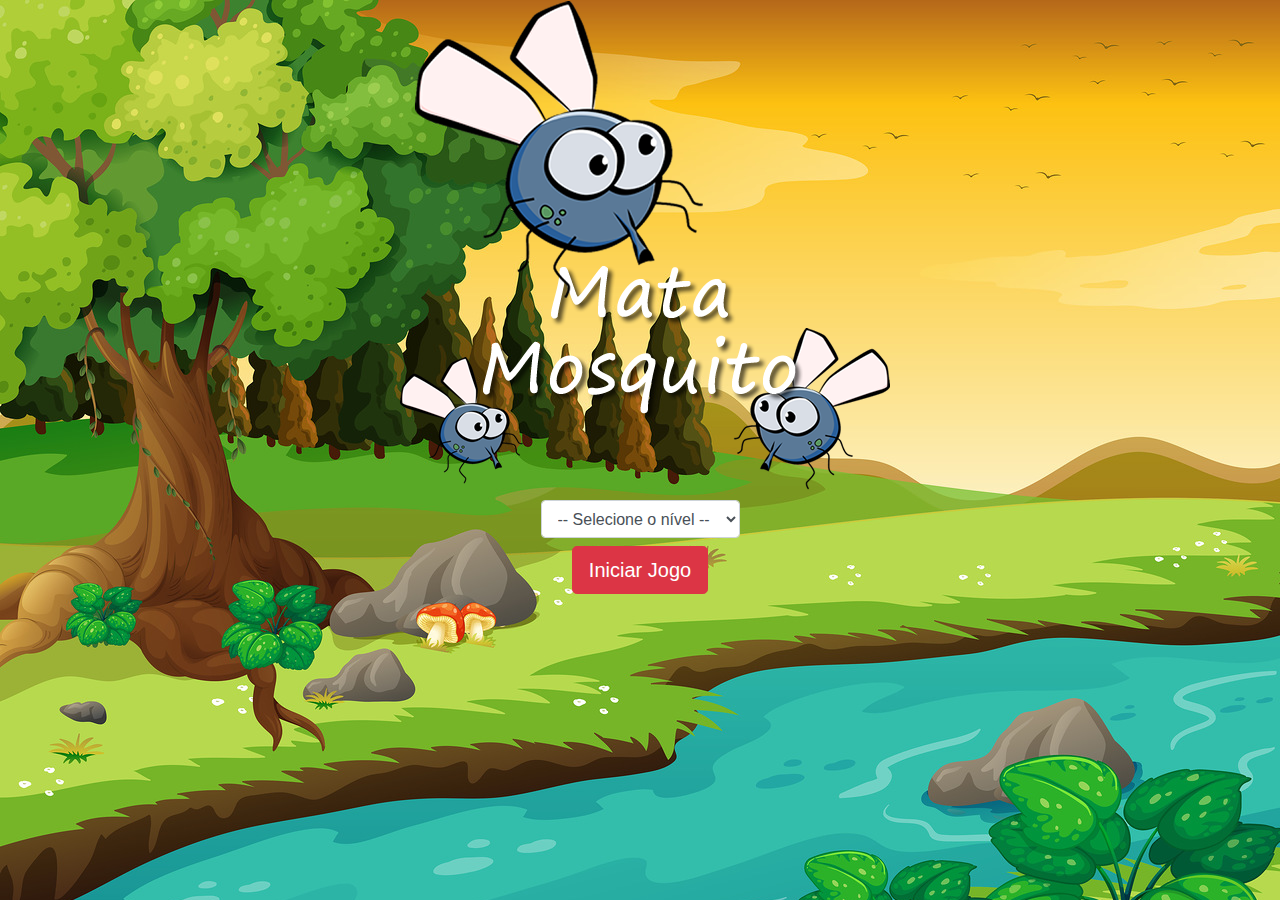
<file: index.html>
<!DOCTYPE html>
<html>
	<head>
		<title></title>
		<meta charset="UTF-8" />
		<link rel="stylesheet" href="https://maxcdn.bootstrapcdn.com/bootstrap/4.0.0/css/bootstrap.min.css" integrity="sha384-Gn5384xqQ1aoWXA+058RXPxPg6fy4IWvTNh0E263XmFcJlSAwiGgFAW/dAiS6JXm" crossorigin="anonymous">

		<link rel="stylesheet" href="estilo.css" />

		<link rel="shortcut icon" type="image/jpg" href="./imagens/favicon.png">

		<script>
			function iniciarJogo() {
				var nivel = document.getElementById('nivel').value

				if(nivel === '') {
					alert('Selecione um nível para iniciar o jogo')
					return false
				}

				window.location.href = "app.html?" + nivel

			}
		</script>
	</head>
	<body>

		<div class="container">
			<div class="row">
				<div class="col">
					<div class="d-flex justify-content-center">
						<img src="imagens/game.png" />
					</div>
				</div>
			</div>

			<div class="row">
				<div class="col">
					<div class="d-flex justify-content-center">
						<div class="mb-2">
							<select class="form-control" id="nivel">
								<option value="">-- Selecione o nível --</option>
								<option value="normal">Normal</option>
								<option value="dificil">Difícil</option>
								<option value="chucknorris">Chuck Norris</option>
							</select>
						</div>
					</div>
				</div>
			</div>


			<div class="row">
				<div class="col">
					<div class="d-flex justify-content-center">
						<button type="button" class="btn btn-danger btn-lg" onclick="iniciarJogo()" >Iniciar Jogo</button>
					</div>
				</div>
			</div>
		</div>

	</body>
</html>
</file>
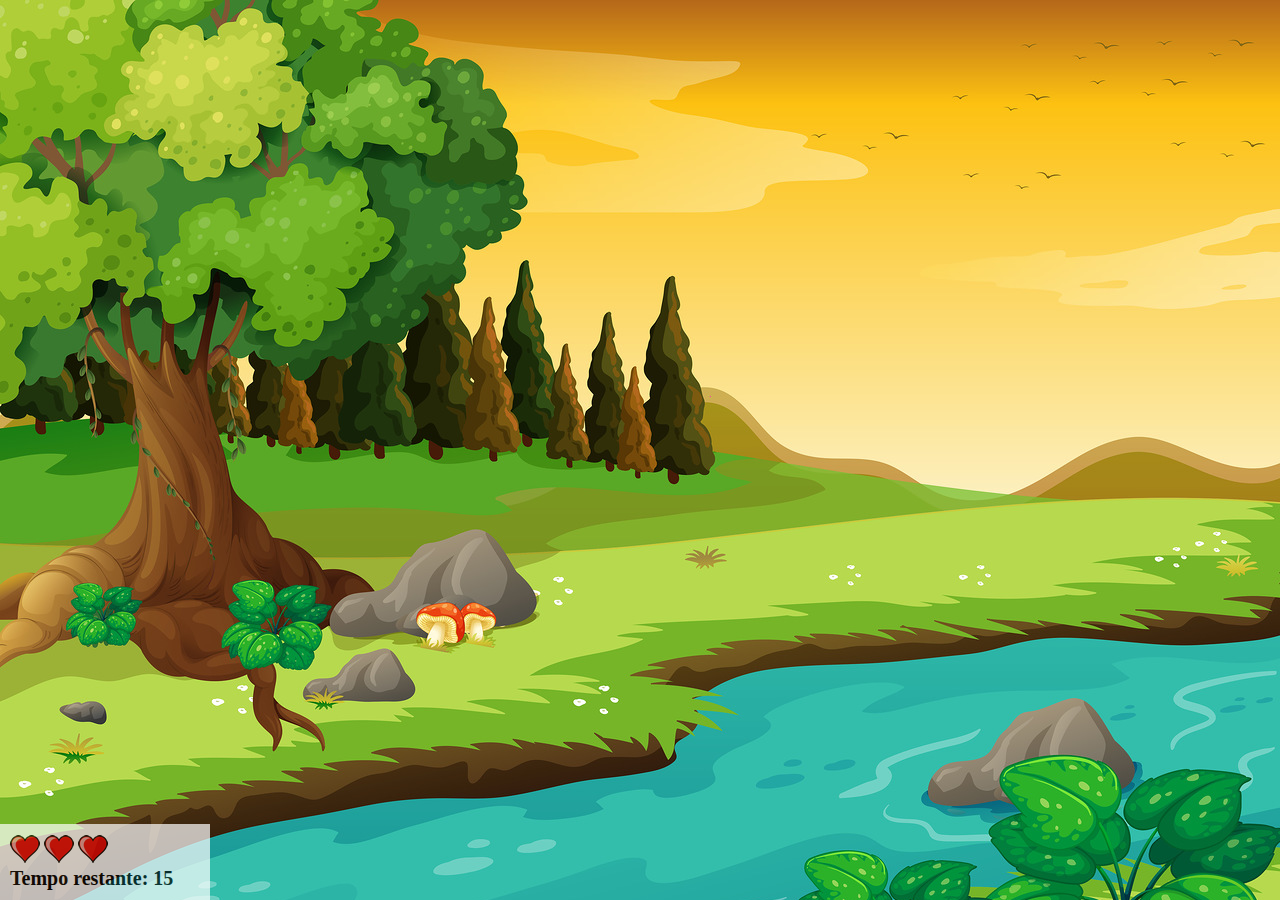
<file: app.html>
<!DOCTYPE html>
<html>
	<head>
		<title></title>
		<meta charset="UTF-8" />
		<link rel="stylesheet" href="estilo.css" />
		<link rel="shortcut icon" type="image/jpg" href="./imagens/favicon.png">
		<script src="jogo.js"></script>
	</head>
	<body onresize="ajustaTamanhoPalcoJogo()">

		<div class="painel">
			<div class="vidas">
				<img id="v1" src="imagens/coracao_cheio.png" />
				<img id="v2" src="imagens/coracao_cheio.png" />
				<img id="v3" src="imagens/coracao_cheio.png" />
			</div>

			<div class="cronometro">Tempo restante: <span id="cronometro"></span></div>
		</div>

		<script>
			document.getElementById('cronometro').innerHTML = tempo

			var criaMosca = setInterval(function() { 
				posicaoRandomica()
			}, criaMosquitoTempo)
		</script>
	</body>
</html>
</file>
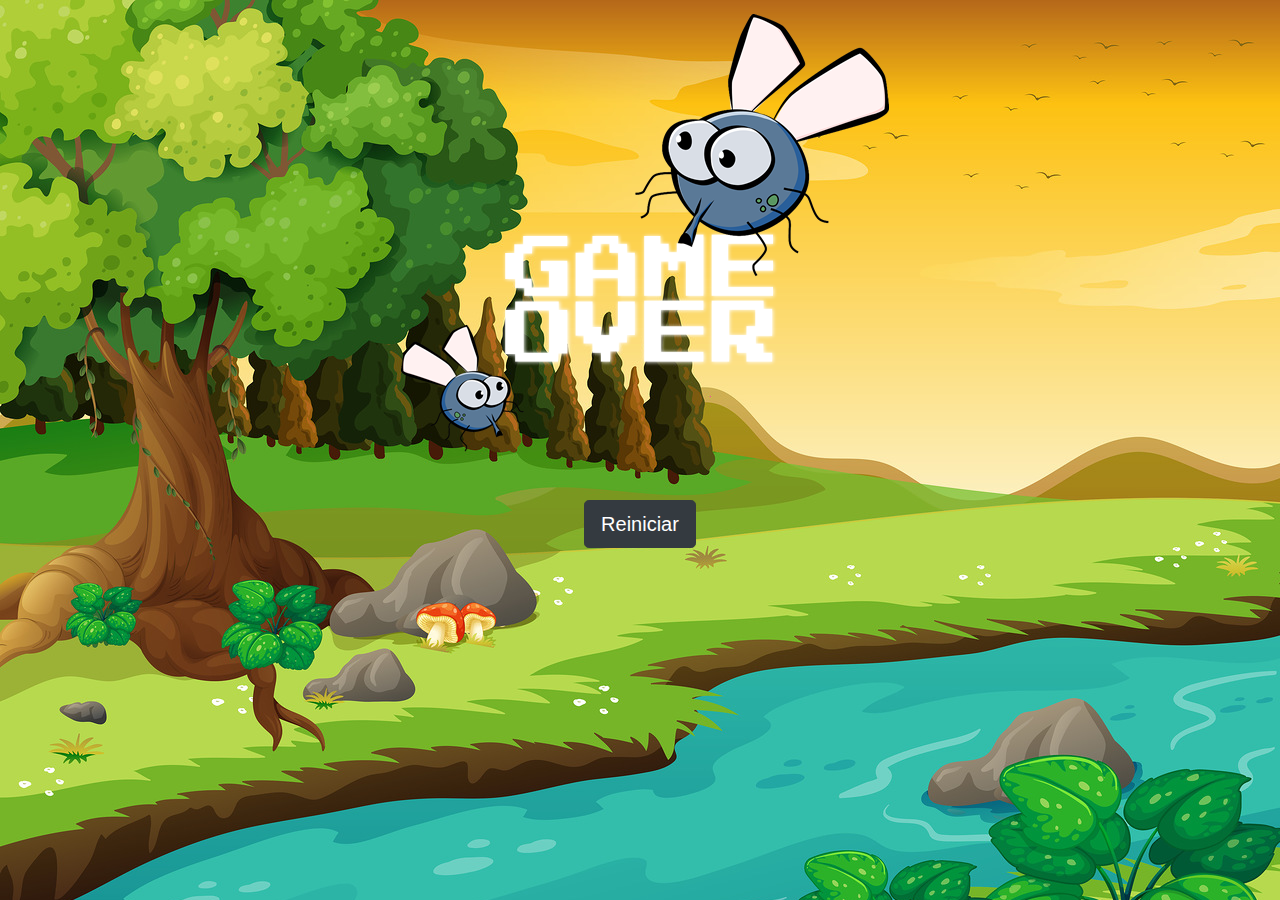
<file: fim_de_jogo.html>
<!DOCTYPE html>
<html>
	<head>
		<title></title>
		<meta charset="UTF-8" />

		<link rel="stylesheet" href="https://maxcdn.bootstrapcdn.com/bootstrap/4.0.0/css/bootstrap.min.css" integrity="sha384-Gn5384xqQ1aoWXA+058RXPxPg6fy4IWvTNh0E263XmFcJlSAwiGgFAW/dAiS6JXm" crossorigin="anonymous">

		<link rel="stylesheet" href="estilo.css" />

		<link rel="shortcut icon" type="image/jpg" href="./imagens/favicon.png">

	</head>
	<body>

		<div class="container">
			<div class="row">
				<div class="col">
					<div class="d-flex justify-content-center">
						<img src="imagens/game_over.png" />
					</div>
				</div>
			</div>


			<div class="row">
				<div class="col">
					<div class="d-flex justify-content-center">
						<button type="button" class="btn btn-dark btn-lg" onclick="window.location.href = 'index.html' ">Reiniciar</button>
					</div>
				</div>
			</div>
		</div>

	</body>
</html>
</file>
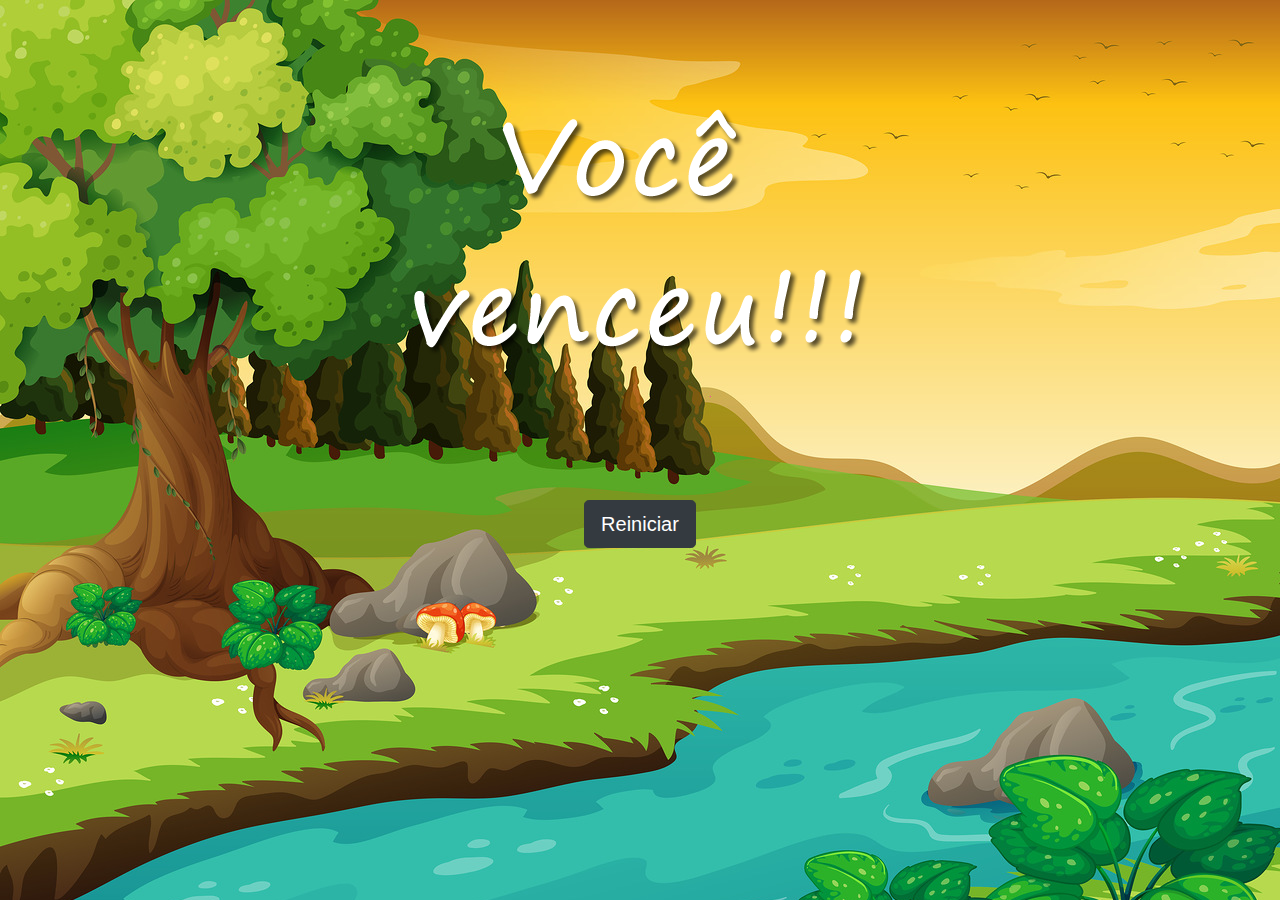
<file: vitoria.html>
<!DOCTYPE html>
<html>
	<head>
		<title></title>
		<meta charset="UTF-8" />

		<link rel="stylesheet" href="https://maxcdn.bootstrapcdn.com/bootstrap/4.0.0/css/bootstrap.min.css" integrity="sha384-Gn5384xqQ1aoWXA+058RXPxPg6fy4IWvTNh0E263XmFcJlSAwiGgFAW/dAiS6JXm" crossorigin="anonymous">

		<link rel="stylesheet" href="estilo.css" />

		<link rel="shortcut icon" type="image/jpg" href="./imagens/favicon.png">

	</head>
	<body>

		<div class="container">
			<div class="row">
				<div class="col">
					<div class="d-flex justify-content-center">
						<img src="imagens/vitoria.png" />
					</div>
				</div>
			</div>


			<div class="row">
				<div class="col">
					<div class="d-flex justify-content-center">
						<button type="button" class="btn btn-dark btn-lg" onclick="window.location.href = 'index.html' ">Reiniciar</button>
					</div>
				</div>
			</div>
		</div>

	</body>
</html>
</file>
<file: estilo.css>
html {
	cursor: url(imagens/mata_mosquito.png) 30 30, auto;
}

body {
	background-image: url(imagens/bg.jpg);
	background-repeat: no-repeat;
	background-size: cover;
}

.mosquito1 {
	width: 50px;
	height: 50px;
}

.mosquito2 {
	width: 70px;
	height: 70px;
}

.mosquito3 {
	width: 90px;
	height: 90px;
}

.ladoA {
	transform: scaleX(1);
}

.ladoB {
	transform: scaleX(-1);
}

.painel {
	position: absolute;
	width: 190px;
	padding: 10px;
	left: 0px;
	bottom: 0px;
	border-top:solid 1px #fff;
	background-color: #fff;
	opacity: 0.7
}

.vidas {
	float: left;
}

.cronometro {
	float: left;
	font-size: 20px;
	font-weight: bold;
}
</file>
